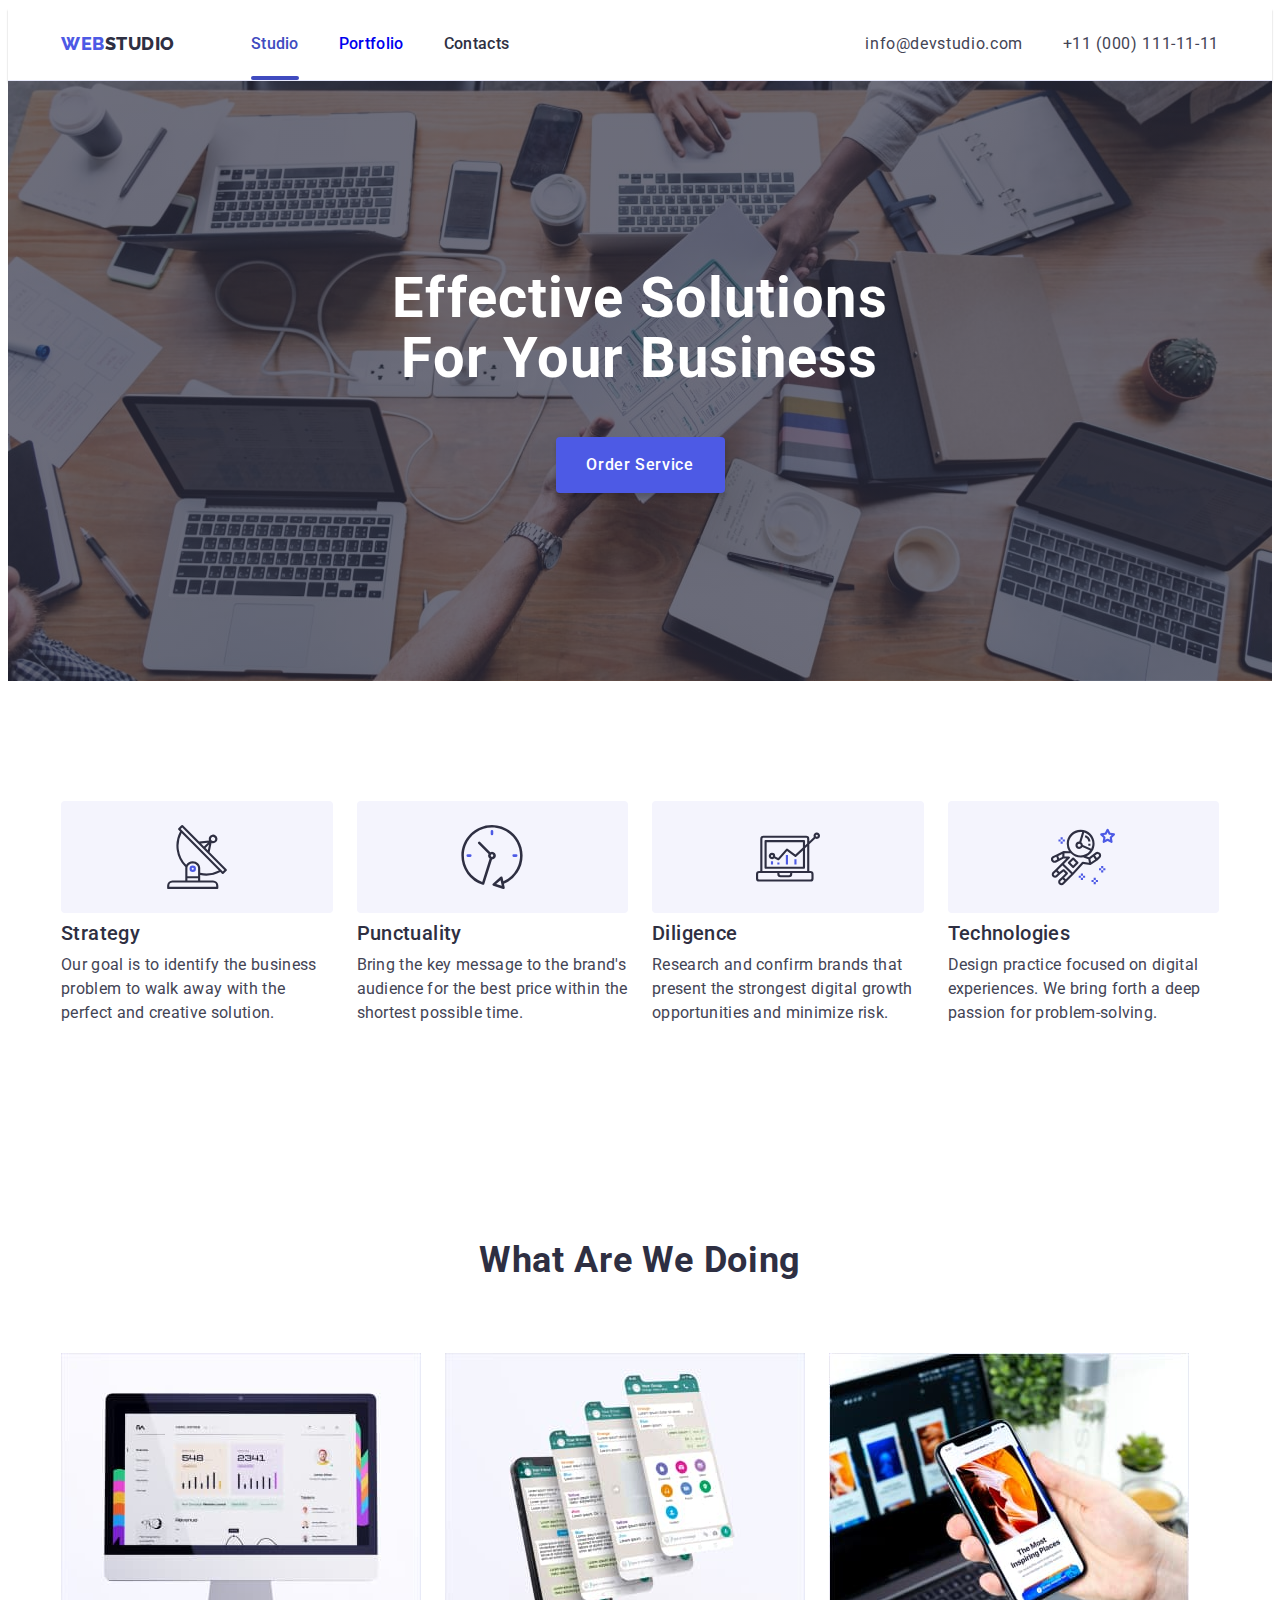
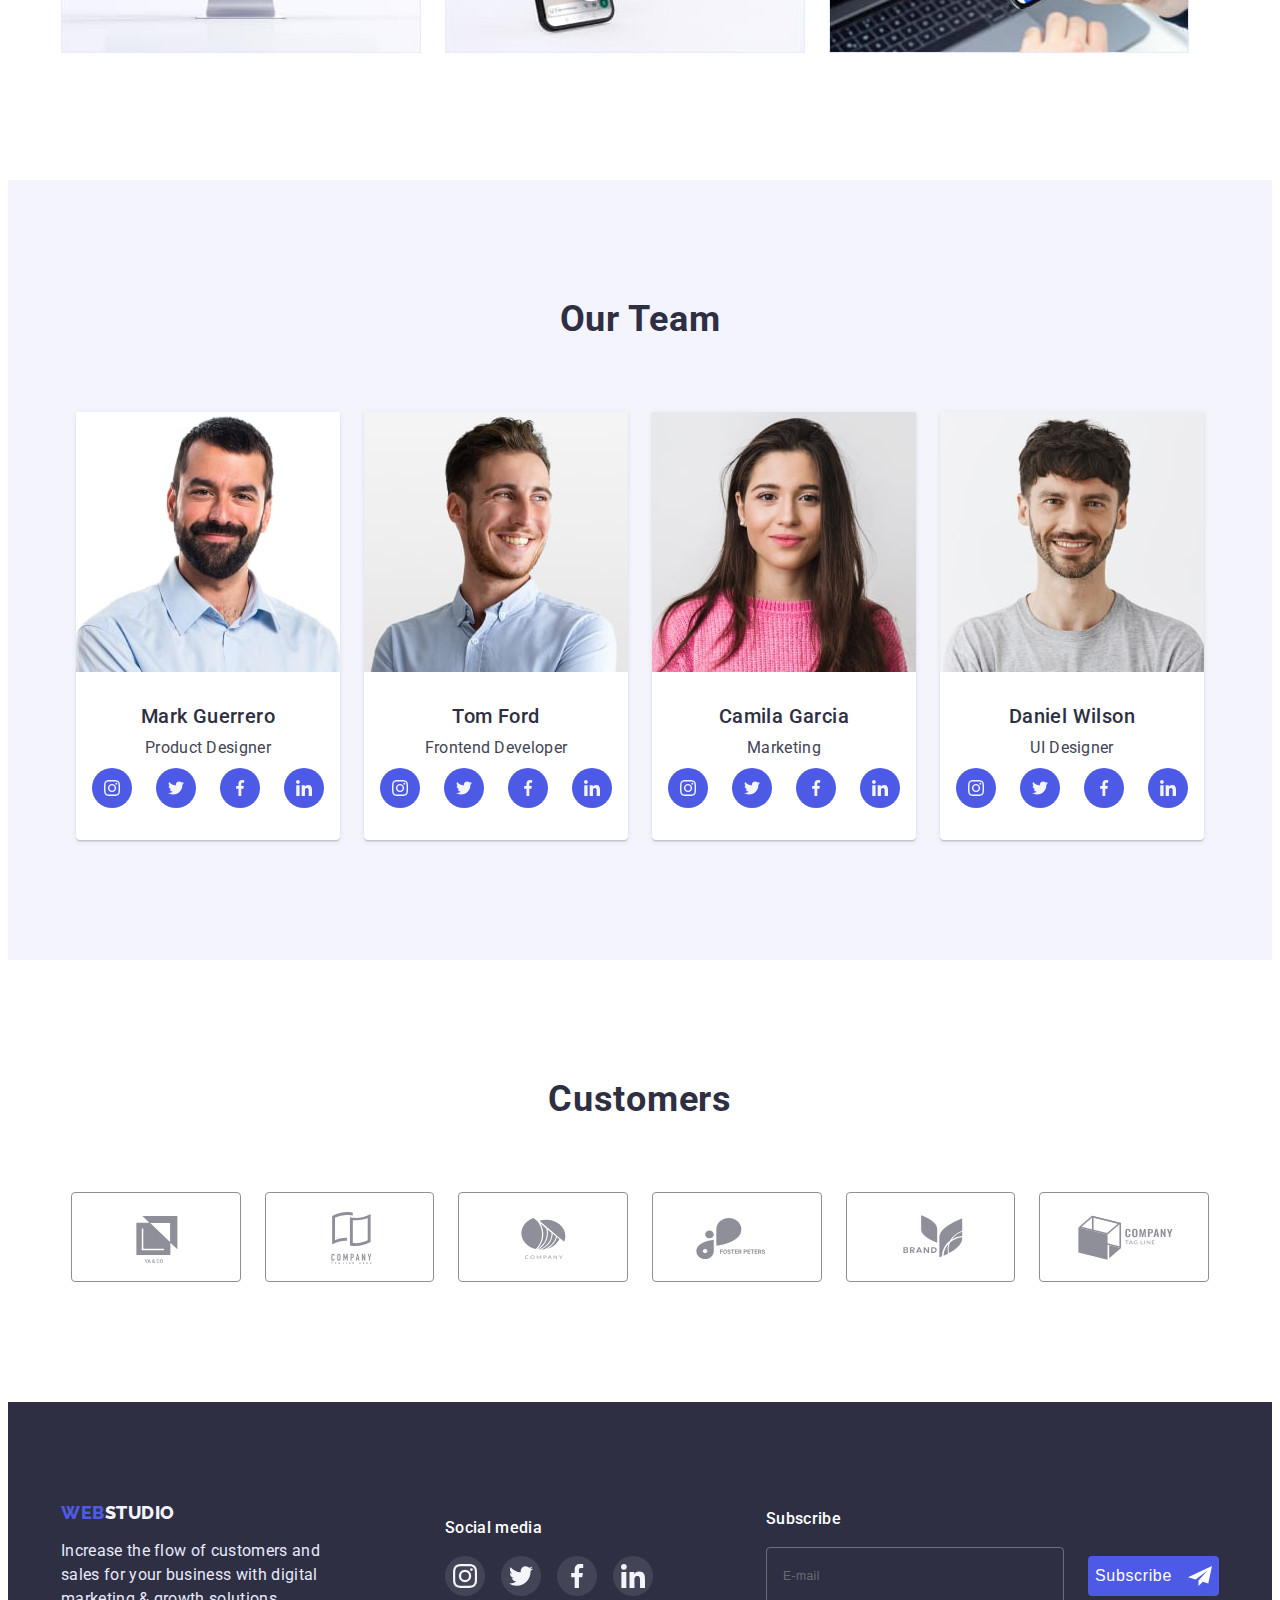
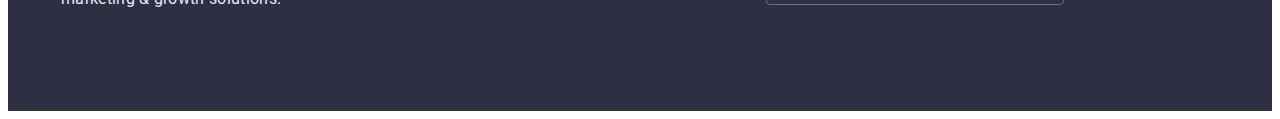
<file: index.html>
<!DOCTYPE html>
<html lang="en">

<head>
  <meta charset="UTF-8" />
  <meta http-equiv="X-UA-Compatible" content="IE=edge" />
  <meta name="viewport" content="width=device-width, initial-scale=1.0" />
  <title>Webstudio</title>
  <link rel="preconnect" href="https://fonts.googleapis.com" />
  <link rel="preconnect" href="https://fonts.gstatic.com" crossorigin />
  <link href="https://fonts.googleapis.com/css2?family=Raleway:wght@900&family=Roboto:wght@400;500;700&display=swap"
    rel="stylesheet" />
  <link rel="stylesheet" href="https://cdnjs.cloudflare.com/ajax/libs/modern-normalize/1.1.0/modern-normalize.min.css"
    integrity="sha512-wpPYUAdjBVSE4KJnH1VR1HeZfpl1ub8YT/NKx4PuQ5NmX2tKuGu6U/JRp5y+Y8XG2tV+wKQpNHVUX03MfMFn9Q=="
    crossorigin="anonymous" referrerpolicy="no-referrer" />
  <link rel="stylesheet" href="./css/style.css" />
</head>

<body>
  <header>
    <div class="nav-container container">
      <a class="logo link" href="./index.html">Web<span class="logo-studio">Studio</span></a>
      <button class="nav-menu-btn btn js-open-menu">
        <svg class="hamburger-icon" width="32" height="22">
          <use href="./images/icons.svg#hamburger"></use>
        </svg>
      </button>
      <div class="nav-menu-container js-menu-container">
        <button type="button" class="modal-close-btn btn js-close-menu">
          <svg class="close-icon">
            <use href="./images/icons.svg#close"></use>
          </svg>
        </button>
        <nav class="nav">
          <ul class="nav-list list">
            <li class="nav-item item">
              <a class="nav-link active-nav-link link" href="./index.html">Studio</a>
            </li>
            <li class="nav-item item">
              <a class="nav-link link" href="./portfolio.html">Portfolio</a>
            </li>
            <li class="nav-item item">
              <a class="nav-link link" href="">Contacts</a>
            </li>
          </ul>
        </nav>
        <address class="address">
          <ul class="address-list list">
            <li class="address-item item">
              <a class="address-link link" href="mailto:info@devstudio.com">info@devstudio.com</a>
            </li>
            <li class="address-item telephone-item item">
              <a class="address-link telephone link" href="tel:+110001111111">+11 (000) 111-11-11</a>
            </li>
          </ul>
          <ul class="socialmedia-address-list list">
            <li class="socialmedia-address-item">
              <a href="" class="socialmedia-address-link">
                <svg class="socialmedia-address-ico" width="24" height="24">
                  <use href="./images/icons.svg#instagram"></use>
                </svg>
              </a>
            </li>
            <li class="socialmedia-address-item">
              <a href="" class="socialmedia-address-link"><svg width="24" height="24">
                  <use class="socialmedia-address-icon" href="./images/icons.svg#twitter"></use>
                </svg></a>
            </li>
            <li class="socialmedia-address-item">
              <a href="" class="socialmedia-address-link"><svg width="24" height="24">
                  <use class="socialmedia-address-icon" href="./images/icons.svg#facebook"></use>
                </svg></a>
            </li>
            <li class="socialmedia-address-item">
              <a href="" class="socialmedia-address-link"><svg width="24" height="24">
                  <use class="socialmedia-address-icon" href="./images/icons.svg#linkedin"></use>
                </svg></a>
            </li>
          </ul>
        </address>
      </div>
    </div>
  </header>
  <main>
    <section class="hero section">
      <div class="hero-container container">
        <h1 class="hero-heading">Effective Solutions for Your Business</h1>
        <button class="hero-btn btn" data-modal-open type="button">
          Order Service
        </button>
      </div>
    </section>
    <section class="features section">
      <div class="features-container container">
        <h2 class="features-heading title visually-hidden">About us</h2>
        <ul class="features-list list">
          <li class="features-item item">
            <div class="features-icon-container">
              <svg class="antena-icon" width="64" height="64">
                <use href="./images/icons.svg#antenna"></use>
              </svg>
            </div>
            <h3 class="features-name">Strategy</h3>
            <p class="features-description">
              Our goal is to identify the business problem to walk away with
              the perfect and creative solution.
            </p>
          </li>
          <li class="features-item item">
            <div class="features-icon-container">
              <svg class="antena-icon" width="64" height="64">
                <use href="./images/icons.svg#clock"></use>
              </svg>
            </div>
            <h3 class="features-name">Punctuality</h3>
            <p class="features-description">
              Bring the key message to the brand's audience for the best price
              within the shortest possible time.
            </p>
          </li>
          <li class="features-item item">
            <div class="features-icon-container">
              <svg class="antena-icon" width="64" height="64">
                <use href="./images/icons.svg#diagram"></use>
              </svg>
            </div>
            <h3 class="features-name">Diligence</h3>
            <p class="features-description">
              Research and confirm brands that present the strongest digital
              growth opportunities and minimize risk.
            </p>
          </li>
          <li class="features-item item">
            <div class="features-icon-container">
              <svg class="antena-icon" width="64" height="64">
                <use href="./images/icons.svg#astronaut"></use>
              </svg>
            </div>
            <h3 class="features-name">Technologies</h3>
            <p class="features-description">
              Design practice focused on digital experiences. We bring forth a
              deep passion for problem-solving.
            </p>
          </li>
        </ul>
      </div>
    </section>
    <section class="whatwedo section">
      <div class="whatwedo-container container">
        <h2 class="whatwedo-heading title">What are we doing</h2>
        <ul class="whatwedo-list list">
          <li class="whatwedo-item">
            <img srcset="./images/img1-2x.jpg 2x" src="./images/img1.jpg" alt="computer" width="360" />
          </li>
          <li class="whatwedo-item">
            <img srcset="./images/img2-2x.jpg 2x" src="./images/img2.jpg" alt="mobile phone" width="360" />
          </li>
          <li class="whatwedo-item">
            <img srcset="./images/img3-2x.jpg 2x" src="./images/img3.jpg" alt="mobile phone and computer" width="360" />
          </li>
        </ul>
      </div>
    </section>
    <section class="team section">
      <div class="team-container container">
        <h2 class="team-heading title">Our Team</h2>
        <ul class="team-list list">
          <li class="team-item item">
              <img srcset="./images/photo1-2x.jpg 2x" src="./images/photo1.jpg" alt="photo" width="264" />
            <div class="team-item-container">
              <h3 class="team-name">Mark Guerrero</h3>
              <p class="team-description">Product Designer</p>
              <ul class="team-icon-list list">
                <li class="team-icon-item item">
                  <a href="" class="team-icon-link">
                    <svg class="team-icon" width="16" height="16">
                      <use href="./images/icons.svg#instagram"></use>
                    </svg>
                  </a>
                </li>
                <li class="team-icon-item item">
                  <a href="" class="team-icon-link">
                    <svg class="team-icon" width="16" height="16">
                      <use href="./images/icons.svg#twitter"></use>
                    </svg>
                  </a>
                </li>
                <li class="team-icon-item item">
                  <a href="" class="team-icon-link">
                    <svg class="team-icon" width="16" height="16">
                      <use href="./images/icons.svg#facebook"></use>
                    </svg>
                  </a>
                </li>
                <li class="team-icon-item item">
                  <a href="" class="team-icon-link">
                    <svg class="team-icon" width="16" height="16">
                      <use href="./images/icons.svg#linkedin"></use>
                    </svg>
                  </a>
                </li>
              </ul>
            </div>
          </li>
          <li class="team-item item">
            <img srcset="./images/photo2-2x.jpg 2x" src="./images/photo2.jpg" alt="photo" width="264" />
            <div class="team-item-container">
              <h3 class="team-name">Tom Ford</h3>
              <p class="team-description">Frontend Developer</p>
              <ul class="team-icon-list list">
                <li class="team-icon-item item">
                  <a href="" class="team-icon-link">
                    <svg class="team-icon" width="16" height="16">
                      <use href="./images/icons.svg#instagram"></use>
                    </svg>
                  </a>
                </li>
                <li class="team-icon-item item">
                  <a href="" class="team-icon-link">
                    <svg class="team-icon" width="16" height="16">
                      <use href="./images/icons.svg#twitter"></use>
                    </svg>
                  </a>
                </li>
                <li class="team-icon-item item">
                  <a href="" class="team-icon-link">
                    <svg class="team-icon" width="16" height="16">
                      <use href="./images/icons.svg#facebook"></use>
                    </svg>
                  </a>
                </li>
                <li class="team-icon-item item">
                  <a href="" class="team-icon-link">
                    <svg class="team-icon" width="16" height="16">
                      <use href="./images/icons.svg#linkedin"></use>
                    </svg>
                  </a>
                </li>
              </ul>
            </div>
          </li>
          <li class="team-item item">
            <img srcset="./images/photo3-2x.jpg 2x" src="./images/photo3.jpg" alt="photo" width="264" />
            <div class="team-item-container">
              <h3 class="team-name">Camila Garcia</h3>
              <p class="team-description">Marketing</p>
              <ul class="team-icon-list list">
                <li class="team-icon-item item">
                  <a href="" class="team-icon-link">
                    <svg class="team-icon" width="16" height="16">
                      <use href="./images/icons.svg#instagram"></use>
                    </svg>
                  </a>
                </li>
                <li class="team-icon-item item">
                  <a href="" class="team-icon-link">
                    <svg class="team-icon" width="16" height="16">
                      <use href="./images/icons.svg#twitter"></use>
                    </svg>
                  </a>
                </li>
                <li class="team-icon-item item">
                  <a href="" class="team-icon-link">
                    <svg class="team-icon" width="16" height="16">
                      <use href="./images/icons.svg#facebook"></use>
                    </svg>
                  </a>
                </li>
                <li class="team-icon-item item">
                  <a href="" class="team-icon-link">
                    <svg class="team-icon" width="16" height="16">
                      <use href="./images/icons.svg#linkedin"></use>
                    </svg>
                  </a>
                </li>
              </ul>
            </div>
          </li>
          <li class="team-item item">
            <img srcset="./images/photo4-2x.jpg 2x" src="./images/photo4.jpg" alt="photo" width="264" />
            <div class="team-item-container">
              <h3 class="team-name">Daniel Wilson</h3>
              <p class="team-description">UI Designer</p>
              <ul class="team-icon-list list">
                <li class="team-icon-item item">
                  <a href="" class="team-icon-link">
                    <svg class="team-icon" width="16" height="16">
                      <use href="./images/icons.svg#instagram"></use>
                    </svg>
                  </a>
                </li>
                <li class="team-icon-item item">
                  <a href="" class="team-icon-link">
                    <svg class="team-icon" width="16" height="16">
                      <use href="./images/icons.svg#twitter"></use>
                    </svg>
                  </a>
                </li>
                <li class="team-icon-item item">
                  <a href="" class="team-icon-link">
                    <svg class="team-icon" width="16" height="16">
                      <use href="./images/icons.svg#facebook"></use>
                    </svg>
                  </a>
                </li>
                <li class="team-icon-item item">
                  <a href="" class="team-icon-link">
                    <svg class="team-icon" width="16" height="16">
                      <use href="./images/icons.svg#linkedin"></use>
                    </svg>
                  </a>
                </li>
              </ul>
            </div>
          </li>
        </ul>
      </div>
    </section>
    <section class="customers section">
      <div class="customers-container container">
        <h2 class="customers-heading title">Customers</h2>
        <ul class="customers-icon-list list">
          <li class="customers-icon-item item">
            <a href="" class="customers-icon-link">
              <svg class="customers-icon" width="104" height="56">
                <use href="./images/icons.svg#Logo"></use>
              </svg>
            </a>
          </li>
          <li class="customers-icon-item item">
            <a href="" class="customers-icon-link">
              <svg class="customers-icon" width="104" height="56">
                <use href="./images/icons.svg#Logo-1"></use>
              </svg>
            </a>
          </li>
          <li class="customers-icon-item item">
            <a href="" class="customers-icon-link">
              <svg class="customers-icon" width="104" height="56">
                <use href="./images/icons.svg#Logo-2"></use>
              </svg>
            </a>
          </li>
          <li class="customers-icon-item item">
            <a href="" class="customers-icon-link">
              <svg class="customers-icon" width="104" height="56">
                <use href="./images/icons.svg#Logo-3"></use>
              </svg>
            </a>
          </li>
          <li class="customers-icon-item item">
            <a href="" class="customers-icon-link">
              <svg class="customers-icon" width="104" height="56">
                <use href="./images/icons.svg#Logo-4"></use>
              </svg>
            </a>
          </li>
          <li class="customers-icon-item item">
            <a href="" class="customers-icon-link">
              <svg class="customers-icon" width="104" height="56">
                <use href="./images/icons.svg#Logo-5"></use>
              </svg>
            </a>
          </li>
        </ul>
      </div>
    </section>
  </main>
  <footer class="footer section">
    <div class="footer-container container">
      <div class="footer-desc">
        <a class="logo link" href="./index.html">Web<span class="logo-studio-bottom">Studio</span></a>
        <p class="footer-descripton">
          Increase the flow of customers and sales for your business with
          digital marketing & growth solutions.
        </p>
      </div>
      <div class="socialmedia-container">
        <p class="socialmedia-heading">Social media</p>
        <ul class="socialmedia-list list">
          <li class="socialmedia-icon-item item">
            <a href="" class="socialmedia-icon-link">
              <svg class="socialmedia-icon" width="24" height="24">
                <use href="./images/icons.svg#instagram"></use>
              </svg>
            </a>
          </li>
          <li class="socialmedia-icon-item item">
            <a href="" class="socialmedia-icon-link">
              <svg class="socialmedia-icon" width="24" height="24">
                <use href="./images/icons.svg#twitter"></use>
              </svg>
            </a>
          </li>
          <li class="socialmedia-icon-item item">
            <a href="" class="socialmedia-icon-link">
              <svg class="socialmedia-icon" width="24" height="24">
                <use href="./images/icons.svg#facebook"></use>
              </svg>
            </a>
          </li>
          <li class="socialmedia-icon-item item">
            <a href="" class="socialmedia-icon-link">
              <svg class="socialmedia-icon" width="24" height="24">
                <use href="./images/icons.svg#linkedin"></use>
              </svg>
            </a>
          </li>
        </ul>
      </div>
      <div class="subscribe-container">
        <p class="subscribe-heading">Subscribe</p>
        <form class="subscribe-form">
          <label class="visually-hidden" for="email"> </label>
          <input class="subscribe-input" type="email" id="email" name="email" placeholder="E-mail" />

          <button type="submit" class="subscribe-btn btn">
            Subscribe
            <svg width="24" height="24">
              <use href="./images/icons.svg#subscribe"></use>
            </svg>
          </button>
        </form>
      </div>
    </div>
  </footer>
  <div class="backdrop is-hidden" data-modal>
    <div class="modal">
      <button type="button" class="modal-close-btn btn" data-modal-close>
        <svg class="close-icon" width="8" height="8">
          <use href="./images/icons.svg#close"></use>
        </svg>
      </button>
      <div class="modal-container">
        <p class="modal-heading">
          Leave your contacts and we will call you back
        </p>
        <form class="modal-form">
          <label for="name"><span>Name</span>
            <div class="input-container">
              <input class="input-name" type="text" name="name" id="name" />
              <svg class="label-icon" width="18" height="24">
                <use href="./images/icons.svg#person"></use>
              </svg>
            </div>
          </label>

          <label for="phone"><span>Phone</span>
            <div class="input-container">
              <input type="tel" id="phone" name="phone" />
              <svg class="label-icon" width="18" height="24">
                <use href="./images/icons.svg#phone"></use>
              </svg>
            </div>
          </label>

          <label for="e-mail"><span>Email</span>
            <div class="input-container">
              <input type="email" name="email" id="e-mail" />
              <svg class="label-icon" width="18" height="24">
                <use href="./images/icons.svg#email"></use>
              </svg>
            </div>
          </label>

          <label for="comment"><span>Comment</span></label>
          <textarea name="comment" id="comment" class="textarea" placeholder="Text input"></textarea>

          <label class="check-text" for="check">
            <input class="checkbox visually-hidden" type="checkbox" name="accept" value="true" id="check" />
            <span class="checkbox-span">
              <svg class="chek-icon" width="10" height="8">
                <use href="./images/icons.svg#check-box"></use>
              </svg> </span><p>
                I accept the terms and conditions of the&nbsp<a class="privacy-policy" href="">Privacy
                Policy</a>
              </p>
          </label>

          <button type="submit" class="send-btn btn">Send</button>
        </form>
      </div>
    </div>
  </div>
  <script src="./js/modal.js"></script>
  <script src="./js/mobile-menu.js"></script>
</body>

</html>
</file>
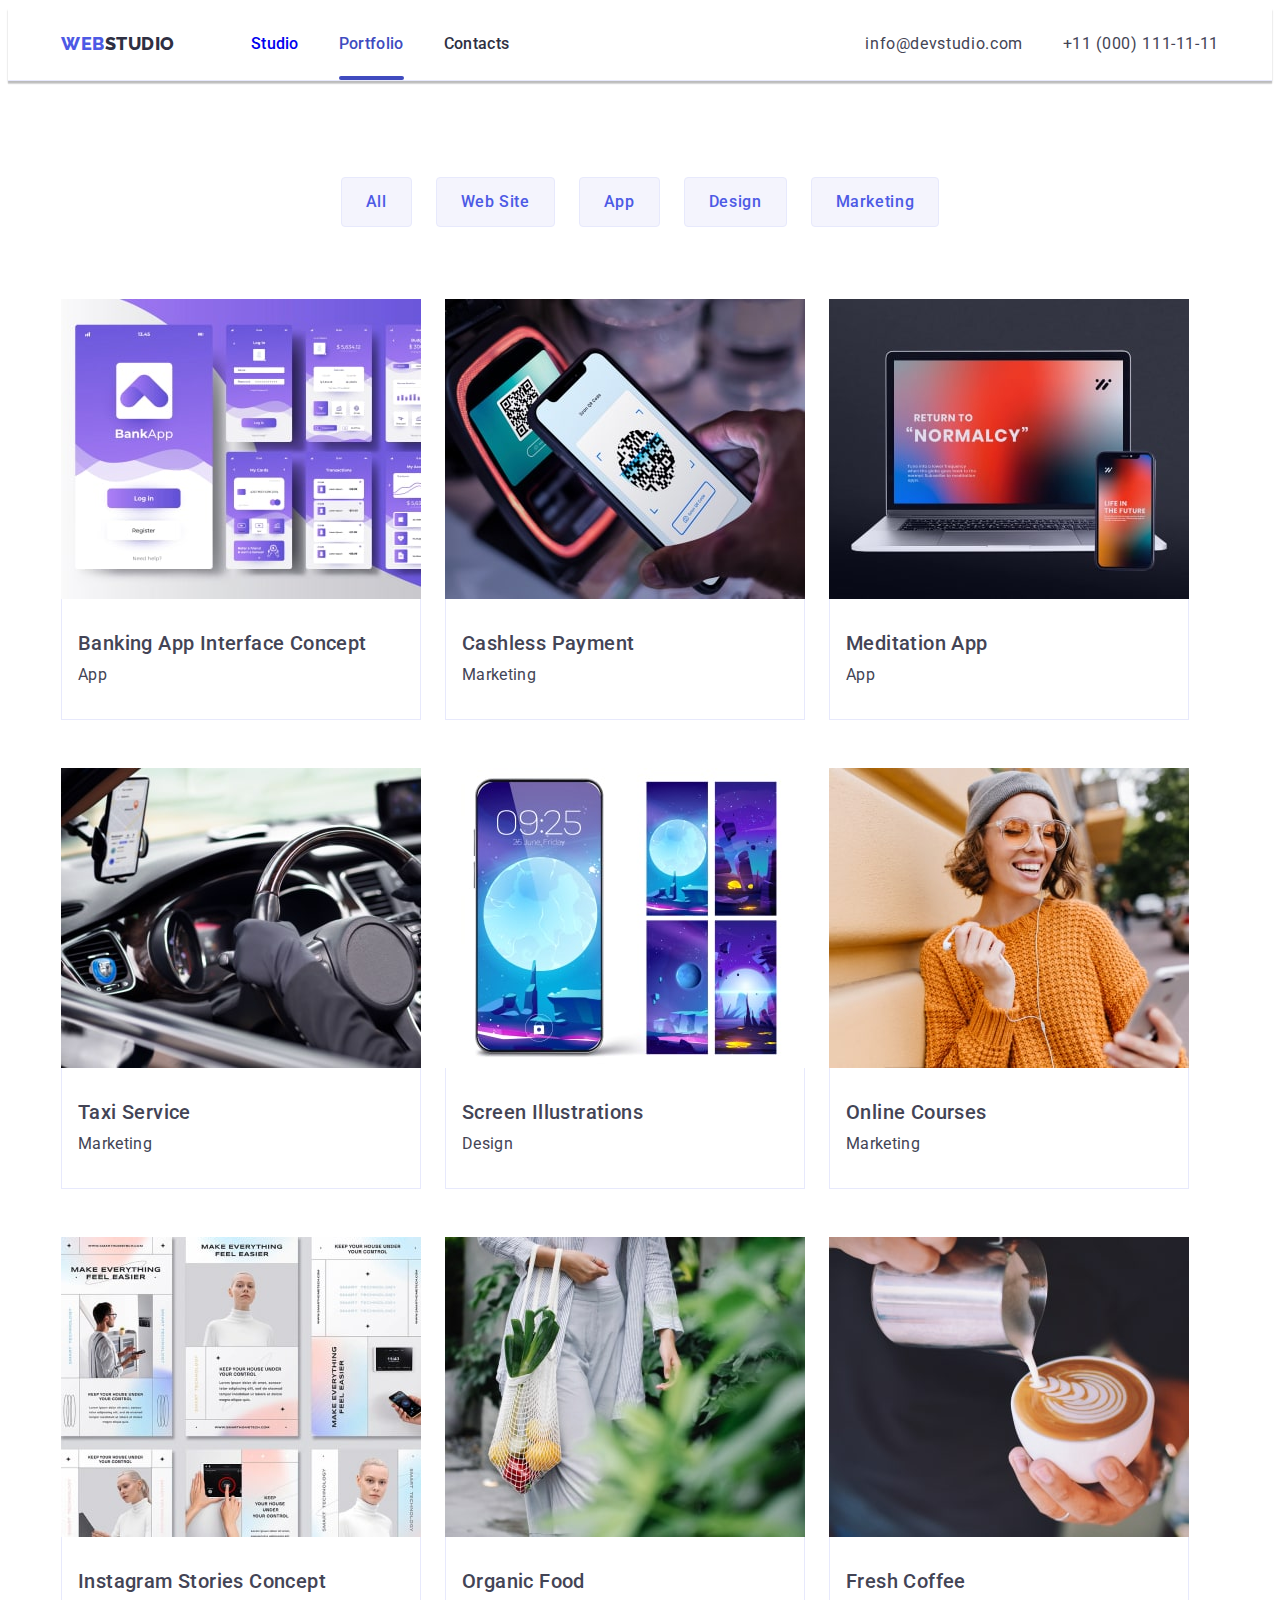
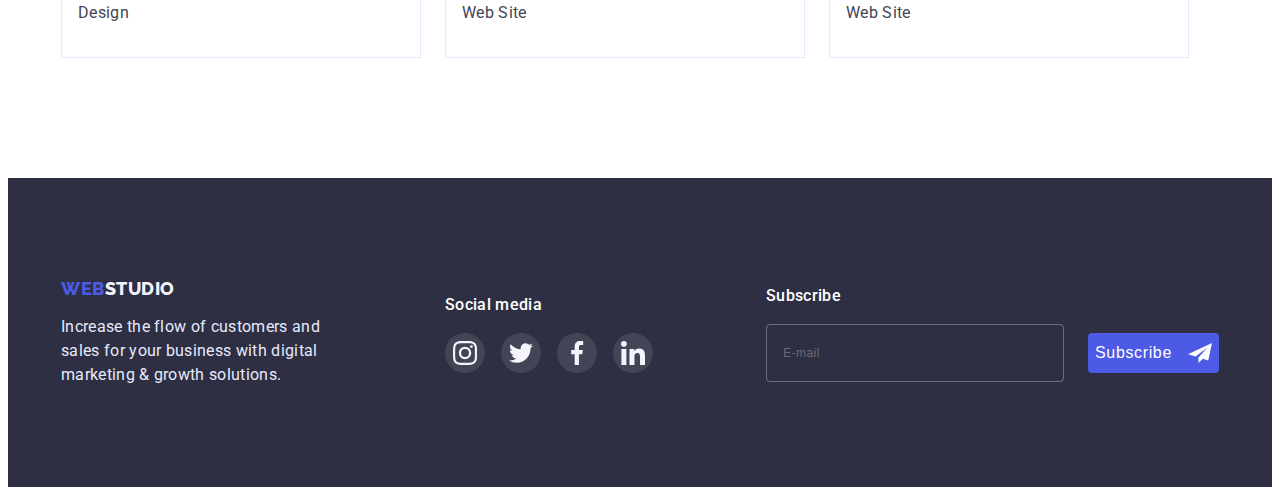
<file: portfolio.html>
<!DOCTYPE html>
<html lang="en">
  <head>
    <meta charset="UTF-8" />
    <meta http-equiv="X-UA-Compatible" content="IE=edge" />
    <meta name="viewport" content="width=device-width, initial-scale=1.0" />
    <title>Portfolio</title>
    <link rel="preconnect" href="https://fonts.googleapis.com" />
    <link rel="preconnect" href="https://fonts.gstatic.com" crossorigin />
    <link
      href="https://fonts.googleapis.com/css2?family=Raleway:wght@900&family=Roboto:wght@400;500;700&display=swap"
      rel="stylesheet"
    />
    <link
      rel="stylesheet"
      href="https://cdnjs.cloudflare.com/ajax/libs/modern-normalize/1.1.0/modern-normalize.min.css"
      integrity="sha512-wpPYUAdjBVSE4KJnH1VR1HeZfpl1ub8YT/NKx4PuQ5NmX2tKuGu6U/JRp5y+Y8XG2tV+wKQpNHVUX03MfMFn9Q=="
      crossorigin="anonymous"
      referrerpolicy="no-referrer"
    />
    <link rel="stylesheet" href="./css/style.css" />
  </head>

  <body>
    <header>
      <div class="nav-container container">
        <a class="logo link" href="./index.html">Web<span class="logo-studio">Studio</span></a>
        <button class="nav-menu-btn btn js-open-menu">
          <svg class="hamburger-icon" width="32" height="22">
            <use href="./images/icons.svg#hamburger"></use>
          </svg>
        </button>
        <div class="nav-menu-container js-menu-container">
          <button type="button" class="modal-close-btn btn js-close-menu">
            <svg class="close-icon">
              <use href="./images/icons.svg#close"></use>
            </svg>
          </button>
          <nav class="nav">
            <ul class="nav-list list">
              <li class="nav-item item">
                <a class="nav-link link" href="./index.html">Studio</a>
              </li>
              <li class="nav-item item">
                <a class="nav-link active-nav-link link" href="./portfolio.html">Portfolio</a>
              </li>
              <li class="nav-item item">
                <a class="nav-link link" href="">Contacts</a>
              </li>
            </ul>
          </nav>
          <address class="address">
            <ul class="address-list list">
              <li class="address-item item">
                <a class="address-link link" href="mailto:info@devstudio.com">info@devstudio.com</a>
              </li>
              <li class="address-item telephone-item item">
                <a class="address-link telephone link" href="tel:+110001111111">+11 (000) 111-11-11</a>
              </li>
            </ul>
            <ul class="socialmedia-address-list list">
              <li class="socialmedia-address-item">
                <a href="" class="socialmedia-address-link">
                  <svg class="socialmedia-address-ico" width="24" height="24">
                    <use href="./images/icons.svg#instagram"></use>
                  </svg>
                </a>
              </li>
              <li class="socialmedia-address-item">
                <a href="" class="socialmedia-address-link"><svg width="24" height="24">
                    <use class="socialmedia-address-icon" href="./images/icons.svg#twitter"></use>
                  </svg></a>
              </li>
              <li class="socialmedia-address-item">
                <a href="" class="socialmedia-address-link"><svg width="24" height="24">
                    <use class="socialmedia-address-icon" href="./images/icons.svg#facebook"></use>
                  </svg></a>
              </li>
              <li class="socialmedia-address-item">
                <a href="" class="socialmedia-address-link"><svg width="24" height="24">
                    <use class="socialmedia-address-icon" href="./images/icons.svg#linkedin"></use>
                  </svg></a>
              </li>
            </ul>
          </address>
        </div>
      </div>
    </header>
    <main class="portfolio">
      <section class="portfolio section">
        <div class="portfolio-container container">
          <h1 class="portfolio-heading visually-hidden">Portfolio</h1>
          <ul class="portfolio-filter-list list">
            <li class="filter-item item">
              <button class="filter-btn btn" type="button">All</button>
            </li>
            <li class="filter-item item">
              <button class="filter-btn btn" type="button">Web Site</button>
            </li>
            <li class="filter-item item">
              <button class="filter-btn btn" type="button">App</button>
            </li>
            <li class="filter-item item">
              <button class="filter-btn btn" type="button">Design</button>
            </li>
            <li class="filter-item item">
              <button class="filter-btn btn" type="button">Marketing</button>
            </li>
          </ul>
          <ul class="portfolio-list list">
            <li class="portfolio-item">
              <a class="portfolio-link link" href="">
                <div class="img-thumb">
                  <img src="./images/portfolio1.jpg" alt="image of portfolio" />
                  <p class="portfolio-img-desc">
                    14 Stylish and User-Friendly App Design Concepts · Task
                    Manager App · Calorie Tracker App · Exotic Fruit Ecommerce
                    App · Cloud Storage App
                  </p>
                </div>
                <div class="portfolio-item-container">
                  <h2 class="portfolio-name">Banking App Interface Concept</h2>
                  <p class="portfolio-description">App</p>
                </div>
              </a>
            </li>
            <li class="portfolio-item">
              <a class="portfolio-link link" href="">
                <div class="img-thumb">
                  <img
                    src="./images/portfolio2.jpg"
                    alt="image of portfolio"
                    width="360"
                  />
                  <p class="portfolio-img-desc">
                    14 Stylish and User-Friendly App Design Concepts · Task
                    Manager App · Calorie Tracker App · Exotic Fruit Ecommerce
                    App · Cloud Storage App
                  </p>
                </div>
                <div class="portfolio-item-container">
                  <h2 class="portfolio-name">Cashless Payment</h2>
                  <p class="portfolio-description">Marketing</p>
                </div>
              </a>
            </li>
            <li class="portfolio-item">
              <a class="portfolio-link link" href="">
                <div class="img-thumb">
                  <img
                    src="./images/portfolio3.jpg"
                    alt="image of portfolio"
                    width="360"
                  />
                  <p class="portfolio-img-desc">
                    14 Stylish and User-Friendly App Design Concepts · Task
                    Manager App · Calorie Tracker App · Exotic Fruit Ecommerce
                    App · Cloud Storage App
                  </p>
                </div>
                <div class="portfolio-item-container">
                  <h2 class="portfolio-name">Meditation App</h2>
                  <p class="portfolio-description">App</p>
                </div>
              </a>
            </li>
            <li class="portfolio-item">
              <a class="portfolio-link link" href="">
                <div class="img-thumb">
                  <img
                    src="./images/portfolio4.jpg"
                    alt="image of portfolio"
                    width="360"
                  />
                  <p class="portfolio-img-desc">
                    14 Stylish and User-Friendly App Design Concepts · Task
                    Manager App · Calorie Tracker App · Exotic Fruit Ecommerce
                    App · Cloud Storage App
                  </p>
                </div>
                <div class="portfolio-item-container">
                  <h2 class="portfolio-name">Taxi Service</h2>
                  <p class="portfolio-description">Marketing</p>
                </div>
              </a>
            </li>
            <li class="portfolio-item">
              <a class="portfolio-link link" href="">
                <div class="img-thumb">
                  <img
                    src="./images/portfolio9.jpg"
                    alt="image of portfolio"
                    width="360"
                  />
                  <p class="portfolio-img-desc">
                    14 Stylish and User-Friendly App Design Concepts · Task
                    Manager App · Calorie Tracker App · Exotic Fruit Ecommerce
                    App · Cloud Storage App
                  </p>
                </div>
                <div class="portfolio-item-container">
                  <h2 class="portfolio-name">Screen Illustrations</h2>
                  <p class="portfolio-description">Design</p>
                </div>
              </a>
            </li>
            <li class="portfolio-item">
              <a class="portfolio-link link" href="">
                <div class="img-thumb">
                  <img
                    src="./images/portfolio5.jpg"
                    alt="image of portfolio"
                    width="360"
                  />
                  <p class="portfolio-img-desc">
                    14 Stylish and User-Friendly App Design Concepts · Task
                    Manager App · Calorie Tracker App · Exotic Fruit Ecommerce
                    App · Cloud Storage App
                  </p>
                </div>
                <div class="portfolio-item-container">
                  <h2 class="portfolio-name">Online Courses</h2>
                  <p class="portfolio-description">Marketing</p>
                </div>
              </a>
            </li>
            <li class="portfolio-item">
              <a class="portfolio-link link" href="">
                <div class="img-thumb">
                  <img
                    src="./images/portfolio6.jpg"
                    alt="image of portfolio"
                    width="360"
                  />
                  <p class="portfolio-img-desc">
                    14 Stylish and User-Friendly App Design Concepts · Task
                    Manager App · Calorie Tracker App · Exotic Fruit Ecommerce
                    App · Cloud Storage App
                  </p>
                </div>
                <div class="portfolio-item-container">
                  <h2 class="portfolio-name">Instagram Stories Concept</h2>
                  <p class="portfolio-description">Design</p>
                </div>
              </a>
            </li>
            <li class="portfolio-item">
              <a class="portfolio-link link" href="">
                <div class="img-thumb">
                  <img
                    src="./images/portfolio7.jpg"
                    alt="image of portfolio"
                    width="360"
                  />
                  <p class="portfolio-img-desc">
                    14 Stylish and User-Friendly App Design Concepts · Task
                    Manager App · Calorie Tracker App · Exotic Fruit Ecommerce
                    App · Cloud Storage App
                  </p>
                </div>
                <div class="portfolio-item-container">
                  <h2 class="portfolio-name">Organic Food</h2>
                  <p class="portfolio-description">Web Site</p>
                </div>
              </a>
            </li>
            <li class="portfolio-item">
              <a class="portfolio-link link" href="">
                <div class="img-thumb">
                  <img
                    src="./images/portfolio8.jpg"
                    alt="image of portfolio"
                    width="360"
                  />
                  <p class="portfolio-img-desc">
                    14 Stylish and User-Friendly App Design Concepts · Task
                    Manager App · Calorie Tracker App · Exotic Fruit Ecommerce
                    App · Cloud Storage App
                  </p>
                </div>
                <div class="portfolio-item-container">
                  <h2 class="portfolio-name">Fresh Coffee</h2>
                  <p class="portfolio-description">Web Site</p>
                </div>
              </a>
            </li>
          </ul>
        </div>
      </section>
    </main>
    <footer class="footer section">
      <div class="footer-container container">
        <div class="footer-desc">
          <a class="logo link" href="./index.html">Web<span class="logo-studio-bottom">Studio</span></a>
          <p class="footer-descripton">
            Increase the flow of customers and sales for your business with
            digital marketing & growth solutions.
          </p>
        </div>
        <div class="socialmedia-container">
          <p class="socialmedia-heading">Social media</p>
          <ul class="socialmedia-list list">
            <li class="socialmedia-icon-item item">
              <a href="" class="socialmedia-icon-link">
                <svg class="socialmedia-icon" width="24" height="24">
                  <use href="./images/icons.svg#instagram"></use>
                </svg>
              </a>
            </li>
            <li class="socialmedia-icon-item item">
              <a href="" class="socialmedia-icon-link">
                <svg class="socialmedia-icon" width="24" height="24">
                  <use href="./images/icons.svg#twitter"></use>
                </svg>
              </a>
            </li>
            <li class="socialmedia-icon-item item">
              <a href="" class="socialmedia-icon-link">
                <svg class="socialmedia-icon" width="24" height="24">
                  <use href="./images/icons.svg#facebook"></use>
                </svg>
              </a>
            </li>
            <li class="socialmedia-icon-item item">
              <a href="" class="socialmedia-icon-link">
                <svg class="socialmedia-icon" width="24" height="24">
                  <use href="./images/icons.svg#linkedin"></use>
                </svg>
              </a>
            </li>
          </ul>
        </div>
        <div class="subscribe-container">
          <p class="subscribe-heading">Subscribe</p>
          <form class="subscribe-form">
            <label class="visually-hidden" for="email"> </label>
            <input class="subscribe-input" type="email" id="email" name="email" placeholder="E-mail" />
    
            <button type="submit" class="subscribe-btn btn">
              Subscribe
              <svg width="24" height="24">
                <use href="./images/icons.svg#subscribe"></use>
              </svg>
            </button>
          </form>
        </div>
      </div>
    </footer>
    <div class="backdrop is-hidden" data-modal>
      <div class="modal">
        <button type="button" class="modal-close-btn btn" data-modal-close>
          <svg class="close-icon">
            <use href="./images/icons.svg#close"></use>
          </svg>
        </button>
      </div>
    </div>
    <script src="./js/modal.js"></script>
  </body>
</html>
</file>
<file: css/style.css>
:root {
  --text-color: #434455;
  --heading-color: #2e2f42;
  --primary-brand-color: #4d5ae5;
  --bgcolor: #f4f4fd;
  --white-color: #ffffff;
  --prassed-state-color: #404bbf;
  --accent-color: #e7e9fc;
  --label-color: #8e8f99;
}

h1,
h2,
h3,
p,
li {
  margin: 0;
}

ul {
  margin: 0;
  padding: 0;
}

.visually-hidden {
  position: absolute;
  width: 1px;
  height: 1px;
  margin: -1px;
  border: 0;
  padding: 0;
  white-space: nowrap;
  clip-path: inset(100%);
  clip: rect(0 0 0 0);
  overflow: hidden;
}

body {
  font-family: 'Roboto', sans-serif;
  font-style: normal;
  font-weight: 400;
  font-size: 16px;
  line-height: 1.5;
  letter-spacing: 0.02em;
  color: var(--text-color);
}

.section {
  padding-top: 96px;
  padding-bottom: 96px;
  margin-right: auto;
  margin-left: auto;
}

.container {
  max-width: 428px;
  padding-left: 15px;
  padding-right: 15px;
  margin-left: auto;
  margin-right: auto;
}

.list {
  list-style: none;
}

.link {
  text-decoration: none;
}

.btn {
  cursor: pointer;
  border: none;
}

.title {
  font-weight: 700;
  font-size: 36px;
  line-height: 1.11;
  letter-spacing: 0.02em;
  text-transform: capitalize;
  color: var(--heading-color);
  text-align: center;
  margin-bottom: 72px;
}

.logo {
  font-family: 'Raleway', sans-serif;
  font-style: normal;
  font-weight: 800;
  font-size: 18px;
  line-height: 1.17;
  letter-spacing: 0.03em;
  text-transform: uppercase;
  color: var(--primary-brand-color);
  text-decoration: none;
}

.logo-studio {
  color: var(--heading-color);
}

/* ----------------------HEADER */

header {
  border-bottom: 1px solid var(--accent-color);
  box-shadow: 0px 3px 1px rgba(0, 0, 0, 0.1), 0px 2px 1px rgba(0, 0, 0, 0.08),
    0px 2px 2px rgba(0, 0, 0, 0.12);
}

.nav-container {
  display: flex;
  align-items: center;
  padding-top: 24px;
  padding-bottom: 22px;
}

.nav-menu-btn {
  background-color: transparent;
  box-shadow: none;
  margin-left: auto;
}

.hamburger-icon {
  stroke: black;
}

.nav-menu-container {
  position: fixed;
  background-color: var(--white-color);
  width: 100%;
  height: 100%;
  top: 0;
  left: 0;
  padding: 80px 35px 40px 40px;
  flex-direction: column;
  justify-content: space-between;
  overflow-y: scroll;
  display: none;
}

.nav-item {
  margin-bottom: 40px;
}

.nav-link {
  font-weight: 700;
  font-size: 36px;
  line-height: 1.11;
  letter-spacing: 0.02em;
  text-transform: capitalize;
  transition: color 250ms cubic-bezier(0.4, 0, 0.2, 1);
}

.nav-link:visited {
  color: var(--heading-color);
}

.nav-link:hover,
.nav-link:focus {
  color: var(--prassed-state-color);
}

.nav-link.active-nav-link {
  color: var(--prassed-state-color);
}

.address-list {
  display: flex;
  flex-direction: column-reverse;
  margin-bottom: 48px;
  gap: 40px;
}

.address-link {
  font-style: normal;
  font-weight: 500;
  font-size: 20px;
  line-height: 1.2;
  letter-spacing: 0.02em;
  color: var(--text-color);
}

.address-link.telephone {
  font-style: normal;
  font-weight: 700;
  font-size: 36px;
  line-height: 1.11;
  letter-spacing: 0.02em;
  text-transform: capitalize;
  color: var(--primary-brand-color);
}

.address-link:hover,
.address-link:focus {
  color: var(--prassed-state-color);
}

.socialmedia-address-list {
  display: flex;
  justify-content: space-between;
  max-width: 328px;
}

.socialmedia-address-link {
  display: flex;
  align-items: center;
  justify-content: center;
  background-color: var(--prassed-state-color);
  border-radius: 50%;
  width: 40px;
  height: 40px;
}

.is-open {
  display: flex;
}

/* ------------------- HERO */

.hero {
  background-color: var(--heading-color);
}

.hero {
  padding-top: 112px;
  padding-bottom: 112px;
  background-image: linear-gradient(
      rgba(46, 47, 66, 0.7),
      rgba(46, 47, 66, 0.7)
    ),
    url(../images/bgimage-mobile.jpg);
  background-repeat: no-repeat;
  background-position: center;
  width: 100%;
  background-size: cover;
  margin-left: auto;
  margin-right: auto;
}

@media (min-device-pixel-ratio: 2),
  (min-resolution: 192dpi),
  (min-resolution: 2dppx) {
  .hero {
    background-image: linear-gradient(
        rgba(46, 47, 66, 0.7),
        rgba(46, 47, 66, 0.7)
      ),
      url(../images/bgimage-mobile-2x.jpg);
  }
}

.hero-container {
  text-align: center;
}

.hero-heading {
  font-weight: 700;
  font-size: 36px;
  line-height: 1.11;
  letter-spacing: 0.02em;
  text-transform: capitalize;
  color: var(--white-color);
  margin-bottom: 72px;
  width: 320px;
  margin-right: auto;
  margin-left: auto;
}

.hero-btn {
  font-family: inherit;
  font-weight: 500;
  font-size: 16px;
  line-height: 1.5;
  letter-spacing: 0.04em;
  color: var(--white-color);
  background-color: var(--primary-brand-color);
  min-width: 169px;
  height: 56px;
  margin: 0 auto;
  box-shadow: 0px 4px 4px rgba(0, 0, 0, 0.15);
  border-radius: 4px;
  transition: background-color 250ms cubic-bezier(0.4, 0, 0.2, 1);
}

.hero-btn:hover,
.hero-btn:focus {
  background-color: var(--prassed-state-color);
}

/* ------------------- Features */

.features-icon-container {
  display: none;
}

.features-list {
  display: flex;
  flex-direction: column;
  align-items: center;
  gap: 72px;
}

.features-name {
  font-weight: 700;
  font-size: 36px;
  line-height: 1.11;
  text-align: center;
  letter-spacing: 0.02em;
  text-transform: capitalize;
  color: var(--heading-color);
  margin-bottom: 8px;
}

/* ------------------- WHATWEDO */
.whatwedo.section {
  display: none;
}

/* ------------------- TEAM */

.team.section {
  background-color: var(--bgcolor);
}

.team-list {
  display: flex;
  flex-direction: column;
  gap: 72px;
  align-items: center;
}

.team-item {
  background: var(--white-color);
  box-shadow: 0px 1px 6px rgba(46, 47, 66, 0.08),
    0px 1px 1px rgba(46, 47, 66, 0.16), 0px 2px 1px rgba(46, 47, 66, 0.08);
  border-radius: 0px 0px 4px 4px;
  width: 264px;
}

.team-item > img {
  display: block;
}

.team-item-container {
  padding: 32px 16px;
}

.team-icon-list {
  display: flex;
  gap: 24px;
}

.team-icon-link {
  display: flex;
  justify-content: center;
  align-items: center;
  border-radius: 50%;
  background-color: var(--primary-brand-color);
  width: 40px;
  height: 40px;
  transition: background-color 250ms cubic-bezier(0.4, 0, 0.2, 1);
}

.team-icon-link:hover,
.team-icon-link:focus {
  background-color: var(--prassed-state-color);
}

.team-icon {
  display: block;
}

.team-name {
  font-weight: 500;
  font-size: 20px;
  line-height: 1.2;
  letter-spacing: 0.02em;
  color: var(--heading-color);
  text-align: center;
  margin-bottom: 8px;
}

.team-item-container > p {
  text-align: center;
  margin-bottom: 8px;
}

/* ------------------- CUSTOMERS */

.customers-icon-list {
  display: flex;
  flex-wrap: wrap;
  align-items: center;
  row-gap: 72px;
  column-gap: 16px;
}

.customers-icon-item {
  width: calc((100% - 16px) / 2);
}

.customers-icon-link {
  display: flex;
  justify-content: center;
  align-items: center;
  border: 1px solid #8e8f99;
  border-radius: 4px;
  color: #8e8f99;
  height: 88px;
}

.customers-icon {
  fill: currentColor;
  transition: border-color 250ms cubic-bezier(0.4, 0, 0.2, 1),
    color 250ms cubic-bezier(0.4, 0, 0.2, 1),
    fill 250ms cubic-bezier(0.4, 0, 0.2, 1);
}

.customers-icon-link:hover,
.customers-icon-link:focus {
  border-color: var(--prassed-state-color);
  color: var(--prassed-state-color);
}

/* ------------------- FOOTER */
.footer {
  background-color: var(--heading-color);
}

.footer-container {
  display: flex;
  flex-direction: column;
  gap: 72px;
  align-items: center;
}

.footer-desc {
  max-width: 264px;
}

.footer-desc > .logo {
  display: block;
  margin-bottom: 16px;
  text-align: center;
}

.logo-studio-bottom {
  color: var(--bgcolor);
}

.footer-descripton {
  color: var(--accent-color);
}

.socialmedia-list {
  display: flex;
  gap: 16px;
}

.socialmedia-heading {
  font-weight: 500;
  font-size: 16px;
  line-height: 1.5;
  letter-spacing: 0.02em;
  color: var(--white-color);
  margin-bottom: 16px;
  text-align: center;
}

.socialmedia-icon-link {
  display: flex;
  width: 40px;
  height: 40px;
  border-radius: 50%;
  background-color: rgba(255, 255, 255, 0.1);
  justify-content: center;
  align-items: center;
  transition: background-color 250ms cubic-bezier(0.4, 0, 0.2, 1);
}

.socialmedia-icon-link:hover,
.socialmedia-icon-link:focus {
  background-color: #31d0aa;
}

.socialmedia-icon {
  display: block;
}

.subscribe-container {
  width: 100%;
}

.subscribe-heading {
  font-weight: 500;
  font-size: 16px;
  line-height: 1.5;
  letter-spacing: 0.02em;
  color: var(--white-color);
  margin-bottom: 16px;
  text-align: center;
}

.subscribe-form {
  display: flex;
  flex-direction: column;
  align-items: center;
  gap: 16px;
  width: 100%;
}

.subscribe-input {
  width: 100%;
  height: 40px;
  background-color: transparent;
  border: 1px solid #ffffff;
  padding: 8px 16px;
  font-weight: 400;
  font-size: 12px;
  line-height: 2;
  letter-spacing: 0.04em;
  color: var(--white-color);
  border: 1px solid rgba(255, 255, 255, 0.3);
  border-radius: 4px;
}

.subscribe-input::placeholder,
.subscribe-input:focus {
  font-weight: 400;
  font-size: 12px;
  line-height: 2;
  letter-spacing: 0.04em;
  color: rgba(255, 255, 255, 0.3);
}

.subscribe-btn {
  display: flex;
  justify-content: center;
  align-items: center;
  gap: 16px;
  background-color: var(--primary-brand-color);
  border-radius: 4px;
  width: 165px;
  height: 40px;
  fill: var(--white-color);
  font-weight: 500;
  font-size: 16px;
  line-height: 1.5;
  letter-spacing: 0.04em;
  color: var(--white-color);
  transition: background-color 250ms cubic-bezier(0.4, 0, 0.2, 1);
}

.subscribe-btn:focus,
.subscribe-btn:hover {
  background-color: var(--prassed-state-color);
}

/* ----------------------MODAL */
.backdrop {
  position: fixed;
  top: 0;
  left: 0;
  opacity: 1;
  min-width: 100%;
  height: 100%;
  background-color: rgba(46, 47, 66, 0.4);
  overflow-y: scroll;
  transition: opacity 250ms cubic-bezier(0.4, 0, 0.2, 1),
    visibility 250ms cubic-bezier(0.4, 0, 0.2, 1);
  display: flex;
  align-items: flex-start;
  justify-content: center;
  padding-right: 15px;
  padding-left: 15px;
  padding-top: 96px;
}

.modal {
  max-width: 392px;
  background: #fcfcfc;
  box-shadow: 0px 1px 1px rgba(0, 0, 0, 0.14), 0px 1px 3px rgba(0, 0, 0, 0.12),
    0px 2px 1px rgba(0, 0, 0, 0.2);
  border-radius: 4px;
  transition: transform 250ms cubic-bezier(0.4, 0, 0.2, 1);
  padding: 72px 16px 16px;
  background-color: var(--white-color);
  position: relative;
}

.backdrop.is-hidden .modal {
  transform: translate(-50%, -50%) scale(0);
}

.modal-close-btn {
  display: flex;
  align-items: center;
  justify-content: center;
  border-radius: 50%;
  width: 24px;
  height: 24px;
  position: absolute;
  right: 24px;
  top: 24px;
  background-color: var(--accent-color);
  border: 1px solid rgba(0, 0, 0, 0.1);
  transition: background-color 250ms cubic-bezier(0.4, 0, 0.2, 1),
    border 250ms cubic-bezier(0.4, 0, 0.2, 1),
    fill 250ms cubic-bezier(0.4, 0, 0.2, 1);
}

.modal-close-btn:hover,
.modal-close-btn:focus {
  fill: var(--white-color);
  background-color: var(--prassed-state-color);
  border: 1px solid transparent;
}

.is-hidden {
  opacity: 0;
  visibility: hidden;
  pointer-events: none;
}

.modal-heading {
  font-weight: 500;
  font-size: 16px;
  line-height: 1.5;
  text-align: center;
  letter-spacing: 0.02em;
  color: var(--heading-color);
  margin-bottom: 16px;
}

.modal-form {
  display: flex;
  flex-direction: column;
}

.modal-container input {
  border: 1px solid rgba(33, 33, 33, 0.2);
  border-radius: 4px;
  width: 100%;
  height: 40px;
  padding-left: 38px;
  transition: border-color 250ms cubic-bezier(0.4, 0, 0.2, 1);
}

.modal-container input:focus {
  border-color: var(--primary-brand-color);
  outline: none;
}

.label-icon {
  transition: fill 250ms cubic-bezier(0.4, 0, 0.2, 1);
}

.input-container input:focus + .label-icon {
  fill: var(--primary-brand-color);
}

.modal-container label {
  font-weight: 400;
  font-size: 12px;
  line-height: 1.17;
  letter-spacing: 0.01em;
  color: var(--label-color);
  margin-bottom: 8px;
  width: 100%;
}

label[for='comment'] {
  margin-bottom: 4px;
}

.input-container {
  position: relative;
  margin-top: 4px;
}

.label-icon {
  position: absolute;
  left: 16px;
  top: 50%;
  transform: translateY(-50%);
}

.textarea {
  width: 100%;
  height: 120px;
  resize: none;
  border: 1px solid rgba(33, 33, 33, 0.2);
  border-radius: 4px;
  padding: 8px 16px;
  font-size: 12px;
  line-height: 1.17;
  letter-spacing: 0.04em;
  margin-bottom: 16px;
  transition: border 250ms cubic-bezier(0.4, 0, 0.2, 1);
}

.textarea:focus {
  border: 1px solid var(--primary-brand-color);
  outline: none;
}

.textarea::placeholder {
  font-weight: 400;
  font-size: 12px;
  line-height: 1.17;
  letter-spacing: 0.04em;
  color: rgba(46, 47, 66, 0.4);
}

.send-btn {
  width: 169px;
  height: 56px;
  background-color: var(--primary-brand-color);
  box-shadow: 0px 4px 4px rgba(0, 0, 0, 0.15);
  border-radius: 4px;
  display: flex;
  justify-content: center;
  align-items: center;
  font-weight: 500;
  font-size: 16px;
  line-height: 1.5;
  letter-spacing: 0.04em;
  color: var(--white-color);
  transition: background-color 250ms cubic-bezier(0.4, 0, 0.2, 1);
  margin: 0 auto;
}

.send-btn:focus,
.send-btn:hover {
  background-color: var(--prassed-state-color);
}

.modal-container .check-text {
  display: flex;
  align-items: baseline;
  margin-bottom: 24px;
}

.check-text span {
  flex-shrink: 0;
  width: 16px;
  height: 16px;
  border: 1px solid #2e2f42;
  border-radius: 2px;
  margin-right: 8px;
  display: flex;
  align-items: center;
  justify-content: center;
  fill: transparent;
  transition: border 250ms cubic-bezier(0.4, 0, 0.2, 1),
    back-groundcolor 250ms cubic-bezier(0.4, 0, 0.2, 1),
    fill 250ms cubic-bezier(0.4, 0, 0.2, 1);
}

.checkbox:checked + .checkbox-span {
  background-color: var(--prassed-state-color);
  border: 1px solid var(--prassed-state-color);
  fill: var(--white-color);
}

.privacy-policy {
  color: var(--primary-brand-color);
}

@media screen and (min-width: 768px) {
  .container {
    max-width: 768px;
  }

  .logo {
    margin-right: 120px;
  }

  .nav {
    display: flex;
    align-items: center;
  }

  .nav-container {
    padding-bottom: 11px;
    padding-top: 11px;
  }

  .nav-menu-btn {
    display: none;
  }

  .nav-menu-container {
    display: flex;
    flex-direction: row;
    background-color: transparent;
    position: static;
    padding: 0;
    overflow-y: unset;
  }

  .nav-menu-container > .modal-close-btn {
    display: none;
  }

  .nav-item {
    margin-bottom: 0;
  }

  .nav-list {
    display: flex;
    align-items: center;
    gap: 40px;
  }

  .nav-link {
    font-weight: 500;
    font-size: 16px;
    line-height: 1.5;
    letter-spacing: 0.02em;
    position: relative;
  }

  .active-nav-link::after {
    content: '';
    display: block;
    width: 100%;
    height: 4px;
    border-radius: 2px;
    background-color: var(--prassed-state-color);
    position: absolute;
    top: 42px;
  }

  .address-list {
    flex-direction: column;
    margin-bottom: 0;
    gap: 2px;
  }

  .address-link {
    font-weight: 400;
    font-size: 12px;
    line-height: 1.17;
    letter-spacing: 0.04em;
    color: inherit;
  }

  .address-link.telephone {
    font-weight: 400;
    font-size: 12px;
    line-height: 1.17;
    letter-spacing: 0.04em;
    color: inherit;
    transition: color 250ms cubic-bezier(0.4, 0, 0.2, 1);
  }

  .address-link.telephone:is(:hover, :active) {
    color: var(--prassed-state-color);
  }

  .socialmedia-address-list {
    display: none;
  }

  .hero-heading {
    font-size: 56px;
    line-height: 1.07;
    margin-bottom: 48px;
    width: 496px;
  }

  .hero {
    background-image: linear-gradient(
        rgba(46, 47, 66, 0.7),
        rgba(46, 47, 66, 0.7)
      ),
      url(../images/bgimage-tab.jpg);
    max-width: 768px;
  }

  @media (min-device-pixel-ratio: 2),
    (min-resolution: 192dpi),
    (min-resolution: 2dppx) {
    .hero {
      background-image: linear-gradient(
          rgba(46, 47, 66, 0.7),
          rgba(46, 47, 66, 0.7)
        ),
        url(../images/bgimage-tab-2x.jpg);
    }
  }

  .features-list {
    flex-direction: row;
    column-gap: 24px;
    row-gap: 72px;
    flex-wrap: wrap;
  }

  .features-item {
    width: calc((100% - 1 * 24px) / 2);
  }

  .features-name {
    text-align: left;
  }

  .team-list {
    flex-direction: row;
    column-gap: 24px;
    row-gap: 64px;
    flex-wrap: wrap;
    justify-content: center;
  }

  .customers-icon-list {
    row-gap: 72px;
    column-gap: 24px;
    max-width: 582px;
    margin-right: auto;
      margin-left: auto;
  }

  .customers-icon-item {
    width: calc((100% - 2 * 24px) / 3);
  }

  .footer-desc > .logo {
    text-align: left;
  }

  .footer.section {
    padding-left: 108px;
  }

  .footer-container {
    flex-wrap: wrap;
    flex-direction: row;
    column-gap: 24px;
    row-gap: 72px;
  }

  .subscribe-container {
    max-width: 453px;
  }

  .subscribe-heading {
    text-align: left;
  }

  .subscribe-form {
    flex-direction: row;
    gap: 24px;
  }

  .subscribe-btn {
    flex-shrink: 1;
  }

  .subscribe-input {
    max-width: 264px;
  }

  .modal {
    max-width: 408px;
  }
}

@media screen and (min-width: 1200px) {
  .container {
    max-width: 1158px;
  }

  .nav-container {
    padding-top: 24px;
    padding-bottom: 24px;
  }

  .logo {
    margin-right: 76px;
  }

  .nav-item {
    gap: 40px;
  }

  .address-list {
    flex-direction: row;
    gap: 40px;
  }

  .address-link {
    font-size: 16px;
    line-height: 1.5;
  }

  .address-link.telephone {
    font-size: 16px;
    line-height: 1.5;
  }

  .hero.section {
    padding-top: 188px;
    padding-bottom: 188px;
    background-image: linear-gradient(
        rgba(46, 47, 66, 0.7),
        rgba(46, 47, 66, 0.7)
      ),
      url(../images/bgimage.jpg);
    max-width: 1440px;
  }

  @media (min-device-pixel-ratio: 2),
    (min-resolution: 192dpi),
    (min-resolution: 2dppx) {
    .hero.section {
      background-image: linear-gradient(
          rgba(46, 47, 66, 0.7),
          rgba(46, 47, 66, 0.7)
        ),
        url(../images/bgimage-2x.jpg);
    }
  }

  .hero-heading {
    margin-left: auto;
    margin-right: auto;
    width: 496px;
  }

  .features.section {
    padding-top: 120px;
    padding-bottom: 120px;
  }

  .features-list {
    flex-wrap: nowrap;
  }

  .features-item {
    min-width: calc((100% - 3 * 24px) / 4);
  }

  .features-icon-container {
    display: flex;
    justify-content: center;
    align-items: center;
    height: 112px;
    background: var(--bgcolor);
    border-radius: 4px;
    margin-bottom: 8px;
  }

  .features-name {
    font-weight: 500;
    font-size: 20px;
    line-height: 1.2;
  }

  .whatwedo.section {
    display: block;
    padding-bottom: 120px;
  }

  .whatwedo-list {
    display: flex;
    gap: 24px;
  }

  .whatwedo-item {
    width: 360px;
  }

  .team.section {
    padding-top: 120px;
    padding-bottom: 120px;
  }

  .customers.section {
    padding-top: 120px;
    padding-bottom: 120px;
  }

  .customers-icon-list {
    flex-wrap: nowrap;
    max-width: 1138px;
  }

  .customers-icon-item {
    width: calc(1138px - 5 * 24px / 6);
  }

  .footer-container {
    gap: 0;
  }

  .footer-desc {
    margin-right: 120px;
  }

  .socialmedia-heading {
    text-align: left;
  }

  .subscribe-container {
    margin-left: auto;
  }

  .footer.section {
    padding-top: 100px;
    padding-bottom: 100px;
    padding-left: 0;
  }

  .modal {
    position: absolute;
    top: 50%;
    left: 50%;
    transform: translate(-50%, -50%) scale(1);
    width: 408px;
    background: #fcfcfc;
    box-shadow: 0px 1px 1px rgba(0, 0, 0, 0.14), 0px 1px 3px rgba(0, 0, 0, 0.12),
      0px 2px 1px rgba(0, 0, 0, 0.2);
    border-radius: 4px;
    transition: transform 250ms cubic-bezier(0.4, 0, 0.2, 1);
    padding: 72px 16px 16px;
    background-color: var(--white-color);
  }

  .backdrop {
    position: fixed;
    top: 0;
    left: 0;
    opacity: 1;
    min-width: 100%;
    height: 100%;
    background-color: rgba(46, 47, 66, 0.4);
    transition: opacity 250ms cubic-bezier(0.4, 0, 0.2, 1),
      visibility 250ms cubic-bezier(0.4, 0, 0.2, 1);
    display: block;
  }

  /* ------------------- PORTFOLIO */

  .portfolio.section {
    padding-top: 96px;
    padding-bottom: 120px;
  }

  .portfolio-heading {
    font-weight: 700;
    font-size: 36px;
    line-height: 1.11;
    letter-spacing: 0.02em;
    text-transform: capitalize;
    color: var(--heading-color);
  }

  .portfolio-filter-list {
    display: flex;
    justify-content: center;
    margin-bottom: 72px;
    gap: 24px;
  }

  .portfolio-list {
    display: flex;
    flex-wrap: wrap;
    row-gap: 48px;
    column-gap: 24px;
  }

  .portfolio-item {
    width: 360px;
  }

  .img-thumb {
    position: relative;
    overflow: hidden;
  }

  .portfolio-item img {
    display: block;
  }

  .portfolio-img-desc {
    font-weight: 400;
    font-size: 16px;
    line-height: 1.5;
    letter-spacing: 0.02em;
    color: #f4f4fd;
    background: var(--primary-brand-color);
    padding: 40px 32px;
    height: 100%;
    width: 100%;
    position: absolute;
    top: 0;
    left: 0;
    transform: translateY(100%);
    transition: transform 250ms cubic-bezier(0.4, 0, 0.2, 1);
  }

  .portfolio-link:hover .portfolio-img-desc {
    transform: translateY(0);
  }

  .portfolio-item-container {
    padding-top: 32px;
    padding-bottom: 32px;
    padding-left: 16px;
    padding-right: 16px;
    border: 1px solid var(--accent-color);
    border-top: none;
  }

  .portfolio-link {
    display: block;
    transition: box-shadow 250ms cubic-bezier(0.4, 0, 0.2, 1);
  }

  .portfolio-link:hover,
  .portfolio-link:focus {
    box-shadow: 0px 1px 6px rgba(46, 47, 66, 0.08),
      0px 1px 1px rgba(46, 47, 66, 0.16), 0px 2px 1px rgba(46, 47, 66, 0.08);
  }

  .portfolio-item-container h2 {
    margin-bottom: 8px;
  }

  .filter-btn {
    font-family: 'Roboto', sans-serif;
    font-weight: 500;
    font-size: 16px;
    line-height: 1.5;
    letter-spacing: 0.04em;
    color: var(--primary-brand-color);
    background-color: var(--bgcolor);
    text-transform: capitalize;
    border: 1px solid var(--accent-color);
    border-radius: 4px;
    padding: 12px 24px;
    transition: background-color 250ms cubic-bezier(0.4, 0, 0.2, 1),
      color 250ms cubic-bezier(0.4, 0, 0.2, 1),
      border 250ms cubic-bezier(0.4, 0, 0.2, 1),
      box-shadow 250ms cubic-bezier(0.4, 0, 0.2, 1);
  }

  .filter-btn:hover,
  .filter-btn:focus {
    color: var(--white-color);
    background-color: var(--prassed-state-color);
    border: 1px solid transparent;
    box-shadow: 0px 3px 1px rgba(0, 0, 0, 0.1), 0px 2px 1px rgba(0, 0, 0, 0.08),
      0px 2px 2px rgba(0, 0, 0, 0.12);
  }

  .portfolio-name {
    font-weight: 500;
    font-size: 20px;
    line-height: 1.2;
    letter-spacing: 0.02em;
    color: var(--text-color);
  }

  .portfolio-description {
    color: var(--text-color);
  }
}
</file>
